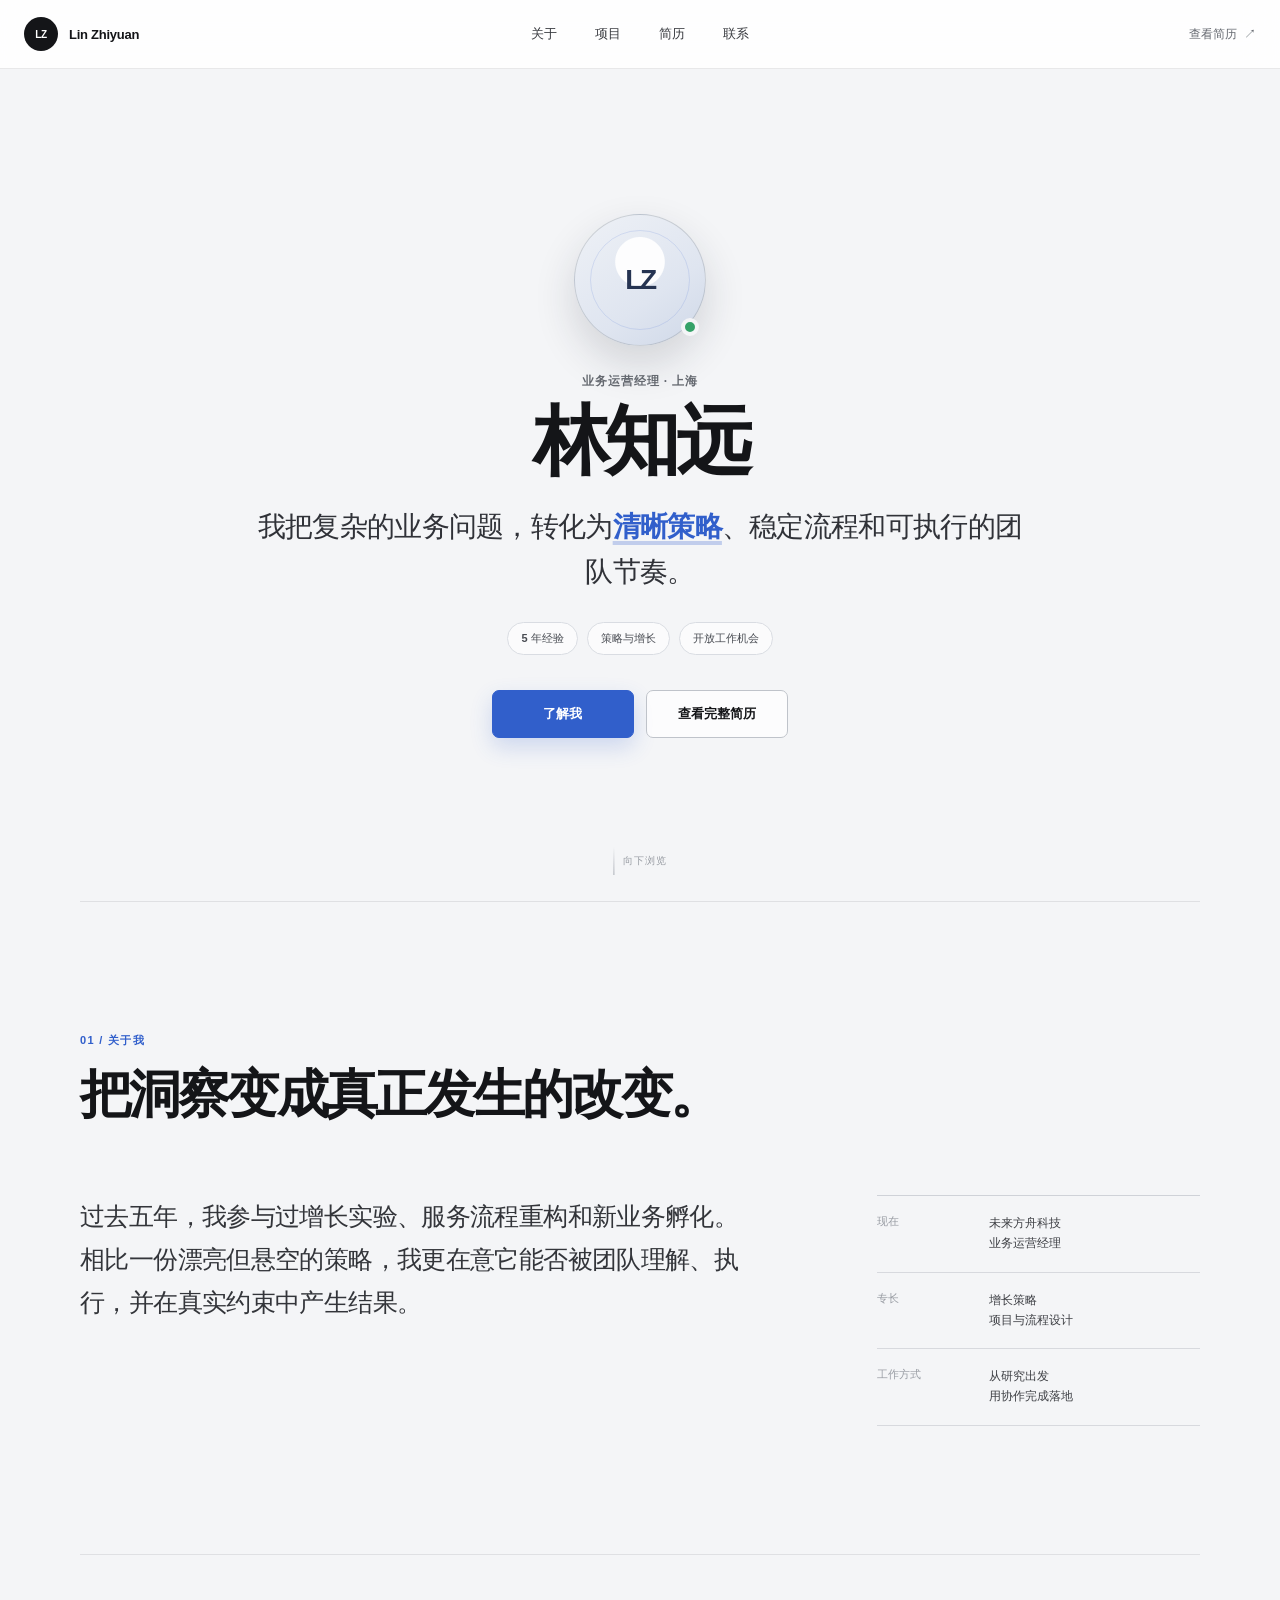
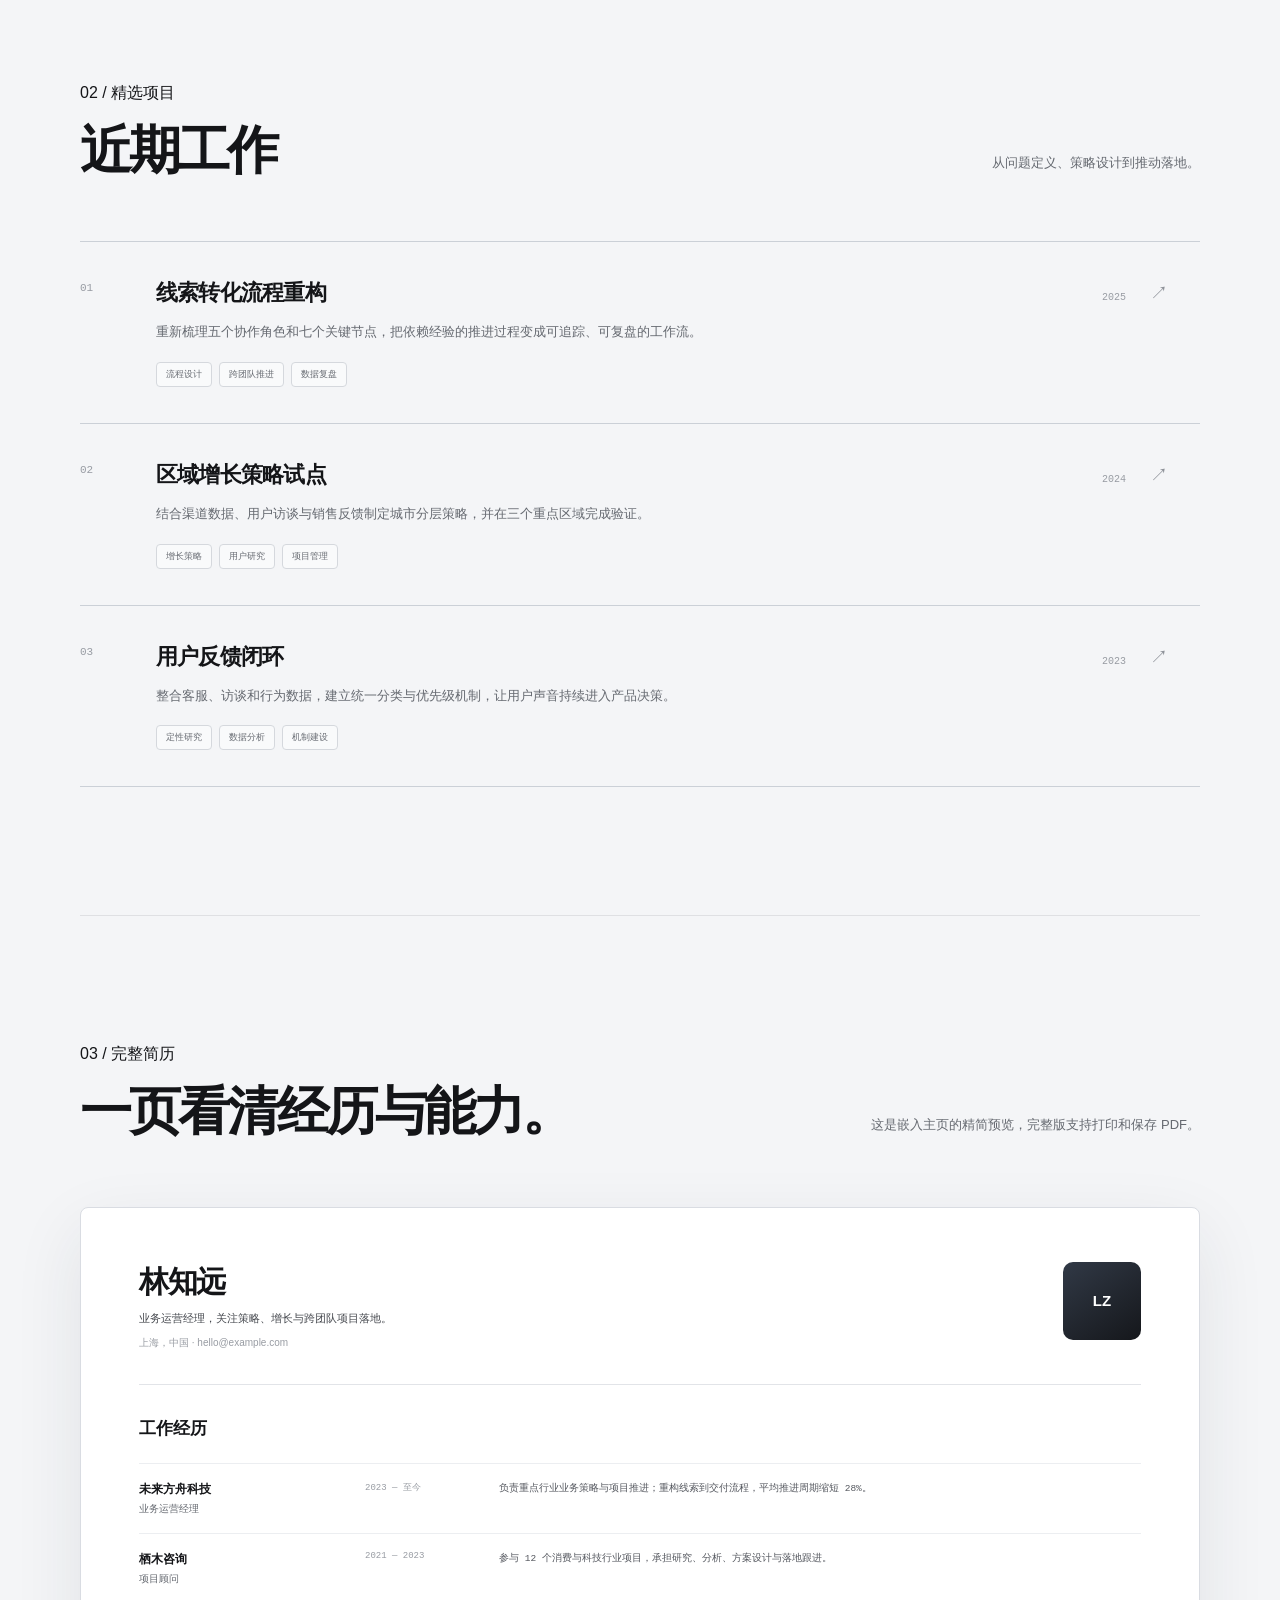
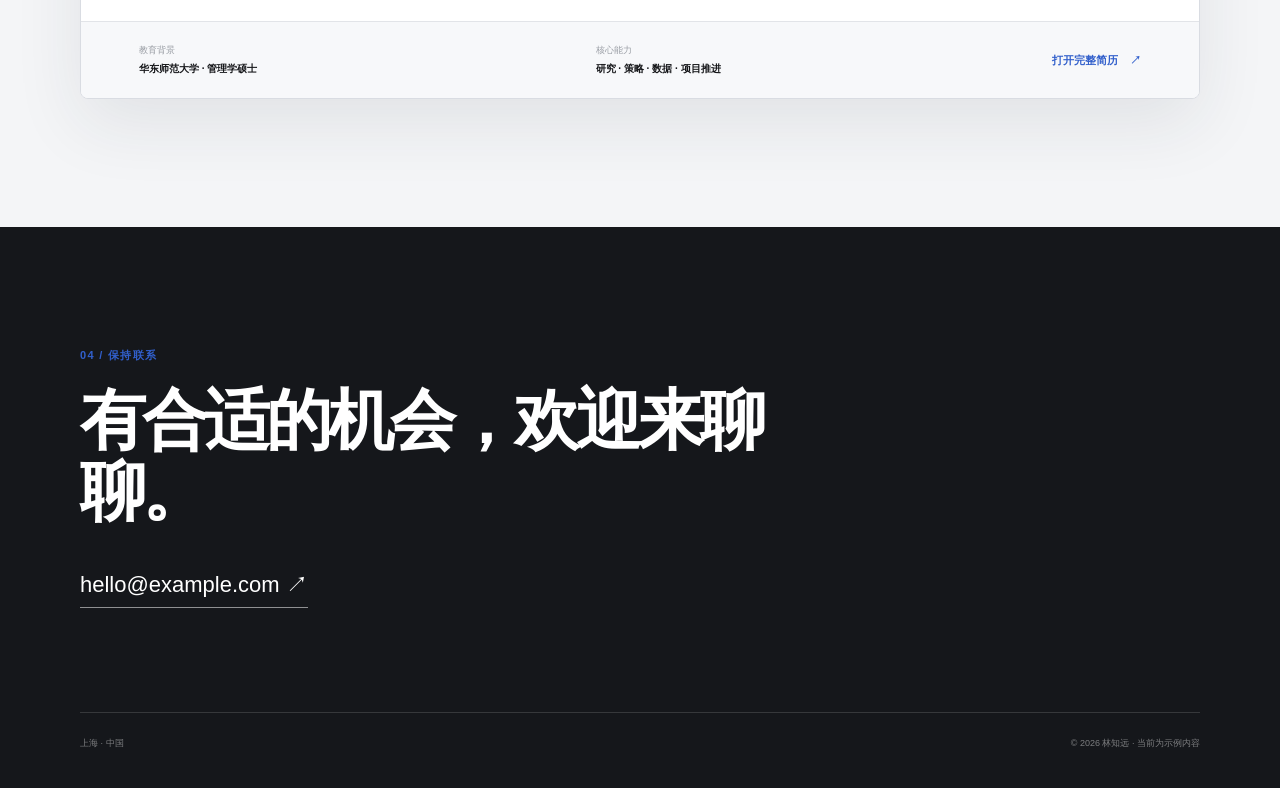
<file: index.html>
<!doctype html>
<html lang="zh-CN">
  <head>
    <meta charset="UTF-8" />
    <meta name="viewport" content="width=device-width, initial-scale=1.0" />
    <meta name="description" content="林知远的个人主页、项目与完整履历。" />
    <meta name="theme-color" content="#f4f5f7" />
    <title>林知远｜个人主页</title>
    <link rel="icon" href="./favicon.svg" type="image/svg+xml" />
    <link rel="stylesheet" href="./style.css?v=hybrid-1" />
  </head>
  <body>
    <main class="home-page" id="top">
      <header class="home-header">
        <div class="home-nav-shell">
          <a class="home-brand" href="#top" aria-label="返回首页"><span class="home-brand-mark">LZ</span><span>Lin Zhiyuan</span></a>
          <nav class="home-nav" aria-label="主要导航"><a href="#about">关于</a><a href="#projects">项目</a><a href="#resume">简历</a><a href="#contact">联系</a></nav>
          <a class="home-header-link" href="./resume.html">查看简历 <span aria-hidden="true">↗</span></a>
        </div>
      </header>

      <section class="home-hero home-shell" aria-labelledby="hero-title">
        <div class="home-avatar-wrap hero-enter"><div class="home-avatar" aria-label="林知远头像占位符"><span>LZ</span></div><span class="home-avatar-status" aria-label="目前开放新的工作机会"></span></div>
        <p class="home-kicker hero-enter">业务运营经理 · 上海</p>
        <h1 class="hero-enter" id="hero-title">林知远</h1>
        <p class="home-hero-lead hero-enter">我把复杂的业务问题，转化为<span>清晰策略</span>、稳定流程和可执行的团队节奏。</p>
        <div class="home-credentials hero-enter" aria-label="个人概况"><span>5 年经验</span><span>策略与增长</span><span>开放工作机会</span></div>
        <div class="home-hero-actions hero-enter"><a class="home-button home-button-primary" href="#about">了解我</a><a class="home-button home-button-secondary" href="./resume.html">查看完整简历</a></div>
        <a class="home-scroll-cue" href="#about" aria-label="继续向下浏览"><span></span>向下浏览</a>
      </section>

      <section class="home-section home-shell" id="about" data-reveal>
        <div class="home-section-heading"><span>01 / 关于我</span><h2>把洞察变成真正发生的改变。</h2></div>
        <div class="home-about-grid">
          <p class="home-about-lead">过去五年，我参与过增长实验、服务流程重构和新业务孵化。相比一份漂亮但悬空的策略，我更在意它能否被团队理解、执行，并在真实约束中产生结果。</p>
          <dl class="home-facts">
            <div><dt>现在</dt><dd>未来方舟科技<br />业务运营经理</dd></div>
            <div><dt>专长</dt><dd>增长策略<br />项目与流程设计</dd></div>
            <div><dt>工作方式</dt><dd>从研究出发<br />用协作完成落地</dd></div>
          </dl>
        </div>
      </section>

      <section class="home-section home-shell" id="projects" data-reveal>
        <div class="home-section-heading home-section-heading-row"><div><span>02 / 精选项目</span><h2>近期工作</h2></div><p>从问题定义、策略设计到推动落地。</p></div>
        <div class="home-project-list">
          <article class="home-project"><span class="home-project-index">01</span><div class="home-project-main"><div class="home-project-title"><h3>线索转化流程重构</h3><time>2025</time></div><p>重新梳理五个协作角色和七个关键节点，把依赖经验的推进过程变成可追踪、可复盘的工作流。</p><div class="home-project-tags"><span>流程设计</span><span>跨团队推进</span><span>数据复盘</span></div></div><span class="home-project-arrow" aria-hidden="true">↗</span></article>
          <article class="home-project"><span class="home-project-index">02</span><div class="home-project-main"><div class="home-project-title"><h3>区域增长策略试点</h3><time>2024</time></div><p>结合渠道数据、用户访谈与销售反馈制定城市分层策略，并在三个重点区域完成验证。</p><div class="home-project-tags"><span>增长策略</span><span>用户研究</span><span>项目管理</span></div></div><span class="home-project-arrow" aria-hidden="true">↗</span></article>
          <article class="home-project"><span class="home-project-index">03</span><div class="home-project-main"><div class="home-project-title"><h3>用户反馈闭环</h3><time>2023</time></div><p>整合客服、访谈和行为数据，建立统一分类与优先级机制，让用户声音持续进入产品决策。</p><div class="home-project-tags"><span>定性研究</span><span>数据分析</span><span>机制建设</span></div></div><span class="home-project-arrow" aria-hidden="true">↗</span></article>
        </div>
      </section>

      <section class="home-section home-shell" id="resume" data-reveal>
        <div class="home-section-heading home-section-heading-row"><div><span>03 / 完整简历</span><h2>一页看清经历与能力。</h2></div><p>这是嵌入主页的精简预览，完整版支持打印和保存 PDF。</p></div>
        <div class="resume-embed" aria-label="完整简历界面预览">
          <div class="resume-embed-header"><div><h3>林知远</h3><p>业务运营经理，关注策略、增长与跨团队项目落地。</p><span>上海，中国 · hello@example.com</span></div><div class="resume-embed-avatar" aria-hidden="true">LZ</div></div>
          <div class="resume-embed-section"><h4>工作经历</h4><article><div><strong>未来方舟科技</strong><span>业务运营经理</span></div><time>2023 — 至今</time><p>负责重点行业业务策略与项目推进；重构线索到交付流程，平均推进周期缩短 28%。</p></article><article><div><strong>栖木咨询</strong><span>项目顾问</span></div><time>2021 — 2023</time><p>参与 12 个消费与科技行业项目，承担研究、分析、方案设计与落地跟进。</p></article></div>
          <div class="resume-embed-footer"><div><span>教育背景</span><strong>华东师范大学 · 管理学硕士</strong></div><div><span>核心能力</span><strong>研究 · 策略 · 数据 · 项目推进</strong></div><a href="./resume.html">打开完整简历 <span aria-hidden="true">↗</span></a></div>
        </div>
      </section>

      <section class="home-contact" id="contact" data-reveal>
        <div class="home-shell"><span>04 / 保持联系</span><h2>有合适的机会，欢迎来聊聊。</h2><a href="mailto:hello@example.com">hello@example.com <span aria-hidden="true">↗</span></a><div class="home-footer-meta"><span>上海 · 中国</span><span>© 2026 林知远 · 当前为示例内容</span></div></div>
      </section>
    </main>
    <script>
      const nodes = document.querySelectorAll("[data-reveal]");
      if ("IntersectionObserver" in window) {
        const observer = new IntersectionObserver((entries) => {
          entries.forEach((entry) => {
            if (entry.isIntersecting) { entry.target.classList.add("is-visible"); observer.unobserve(entry.target); }
          });
        }, { threshold: 0.12, rootMargin: "0px 0px -48px" });
        nodes.forEach((node) => observer.observe(node));
      } else { nodes.forEach((node) => node.classList.add("is-visible")); }
    </script>
  </body>
</html>
</file>
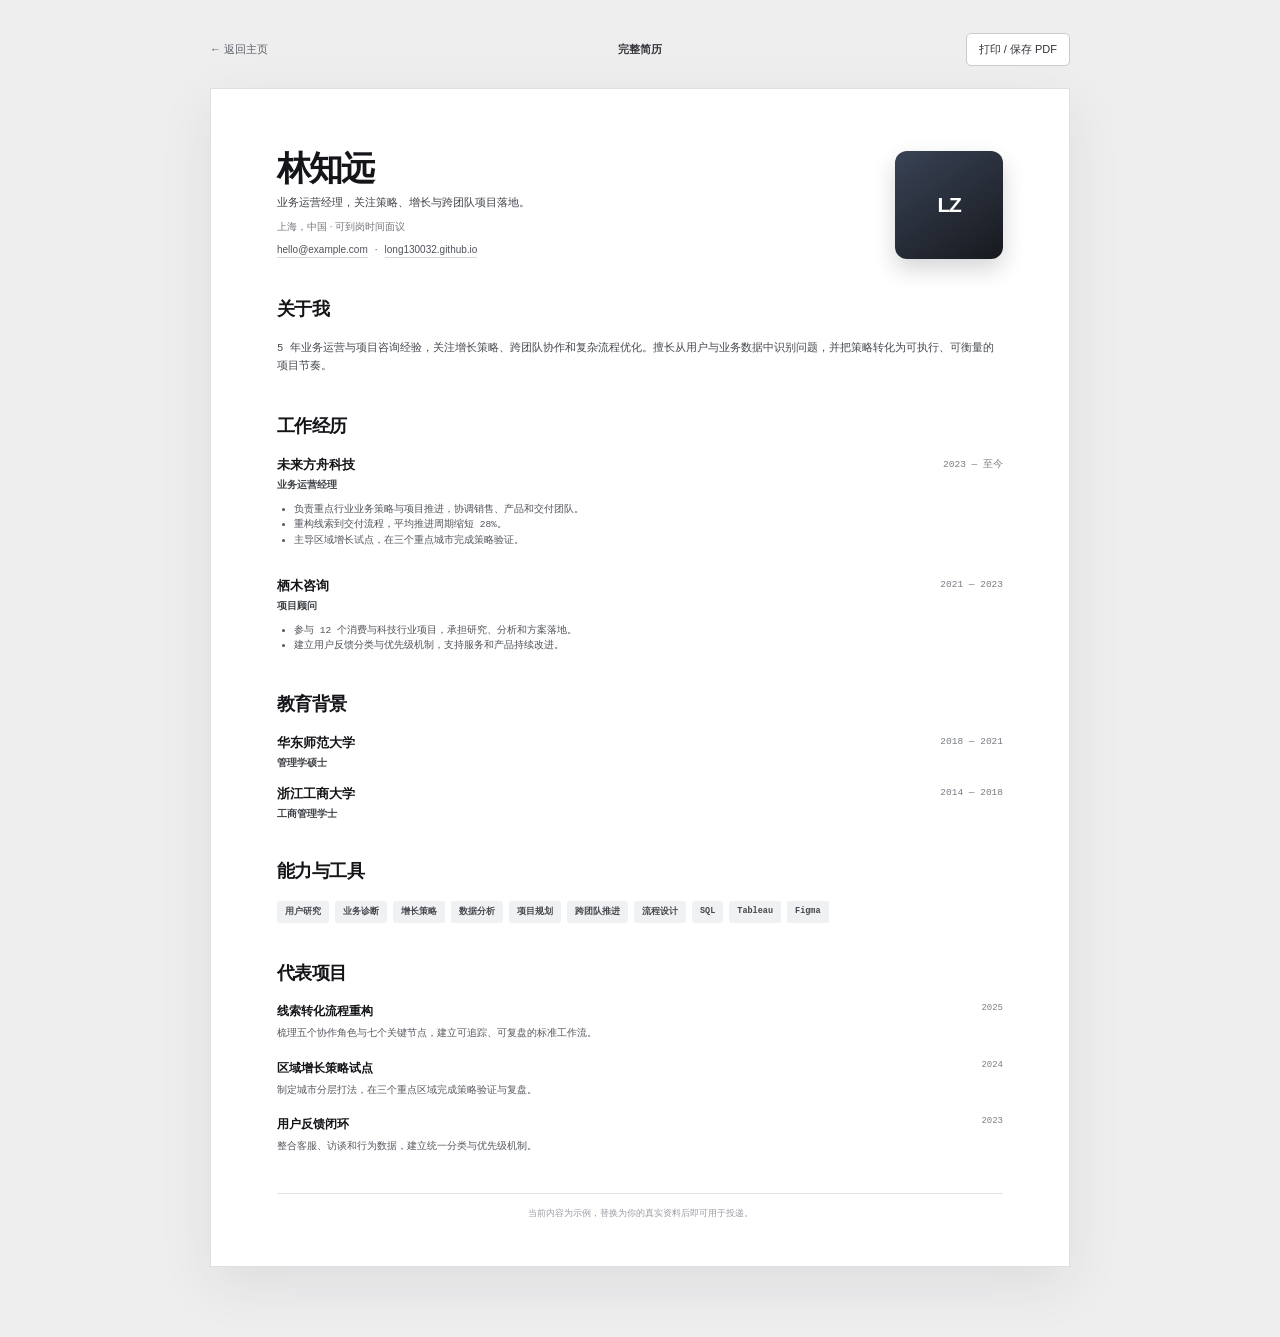
<file: resume.html>
<!doctype html>
<html lang="zh-CN">
  <head>
    <meta charset="UTF-8" />
    <meta name="viewport" content="width=device-width, initial-scale=1.0" />
    <meta name="description" content="林知远的完整个人简历。" />
    <meta name="theme-color" content="#eeeeef" />
    <title>完整简历｜林知远</title>
    <link rel="icon" href="./favicon.svg" type="image/svg+xml" />
    <link rel="stylesheet" href="./style.css?v=hybrid-1" />
  </head>
  <body>
    <main class="cv-page">
      <nav class="cv-toolbar" aria-label="简历操作"><a href="./">← 返回主页</a><span>完整简历</span><button type="button" onclick="window.print()">打印 / 保存 PDF</button></nav>
      <article class="cv-sheet">
        <header class="cv-header"><div><h1>林知远</h1><p class="cv-title">业务运营经理，关注策略、增长与跨团队项目落地。</p><p class="cv-location">上海，中国 · 可到岗时间面议</p><div class="cv-contact"><a href="mailto:hello@example.com">hello@example.com</a><span>·</span><a href="https://long130032.github.io/">long130032.github.io</a></div></div><div class="cv-avatar" aria-label="林知远头像占位符">LZ</div></header>

        <section class="cv-section"><h2>关于我</h2><p class="cv-summary">5 年业务运营与项目咨询经验，关注增长策略、跨团队协作和复杂流程优化。擅长从用户与业务数据中识别问题，并把策略转化为可执行、可衡量的项目节奏。</p></section>

        <section class="cv-section"><h2>工作经历</h2><div class="cv-list">
          <article class="cv-entry"><div class="cv-entry-heading"><div><h3>未来方舟科技</h3><p>业务运营经理</p></div><time>2023 — 至今</time></div><ul><li>负责重点行业业务策略与项目推进，协调销售、产品和交付团队。</li><li>重构线索到交付流程，平均推进周期缩短 28%。</li><li>主导区域增长试点，在三个重点城市完成策略验证。</li></ul></article>
          <article class="cv-entry"><div class="cv-entry-heading"><div><h3>栖木咨询</h3><p>项目顾问</p></div><time>2021 — 2023</time></div><ul><li>参与 12 个消费与科技行业项目，承担研究、分析和方案落地。</li><li>建立用户反馈分类与优先级机制，支持服务和产品持续改进。</li></ul></article>
        </div></section>

        <section class="cv-section"><h2>教育背景</h2><div class="cv-list cv-list-compact"><article class="cv-entry"><div class="cv-entry-heading"><div><h3>华东师范大学</h3><p>管理学硕士</p></div><time>2018 — 2021</time></div></article><article class="cv-entry"><div class="cv-entry-heading"><div><h3>浙江工商大学</h3><p>工商管理学士</p></div><time>2014 — 2018</time></div></article></div></section>

        <section class="cv-section"><h2>能力与工具</h2><div class="cv-skills"><span>用户研究</span><span>业务诊断</span><span>增长策略</span><span>数据分析</span><span>项目规划</span><span>跨团队推进</span><span>流程设计</span><span>SQL</span><span>Tableau</span><span>Figma</span></div></section>

        <section class="cv-section"><h2>代表项目</h2><div class="cv-projects"><article><div><h3>线索转化流程重构</h3><time>2025</time></div><p>梳理五个协作角色与七个关键节点，建立可追踪、可复盘的标准工作流。</p></article><article><div><h3>区域增长策略试点</h3><time>2024</time></div><p>制定城市分层打法，在三个重点区域完成策略验证与复盘。</p></article><article><div><h3>用户反馈闭环</h3><time>2023</time></div><p>整合客服、访谈和行为数据，建立统一分类与优先级机制。</p></article></div></section>

        <footer class="cv-note">当前内容为示例，替换为你的真实资料后即可用于投递。</footer>
      </article>
    </main>
  </body>
</html>
</file>
<file: style.css>
:root {
  --font-geist-sans: Inter, ui-sans-serif, -apple-system, BlinkMacSystemFont, "Segoe UI", "PingFang SC", "Microsoft YaHei", sans-serif;
  --font-geist-mono: "SFMono-Regular", Consolas, "Liberation Mono", monospace;
  --home-bg: #f4f5f7;
  --paper: #ffffff;
  --ink: #141518;
  --muted: #656970;
  --faint: #989ca3;
  --line: #dfe1e5;
  --blue: #315fcb;
  --blue-dark: #244caa;
}

* { box-sizing: border-box; }
html { scroll-behavior: smooth; }
body {
  margin: 0;
  color: var(--ink);
  background: var(--home-bg);
  font-family: var(--font-geist-sans), "PingFang SC", "Microsoft YaHei", sans-serif;
  -webkit-font-smoothing: antialiased;
}
a { color: inherit; text-decoration: none; }
button { font: inherit; }
::selection { color: #fff; background: var(--blue); }

/* Personal homepage */
.home-page { min-height: 100vh; overflow: hidden; background: var(--home-bg); }
.home-shell { width: min(1120px, calc(100% - 64px)); margin-inline: auto; }
.home-header {
  position: sticky;
  z-index: 50;
  top: 0;
  border-bottom: 1px solid rgb(20 21 24 / 9%);
  background: rgb(255 255 255 / 88%);
  backdrop-filter: blur(18px);
}
.home-nav-shell {
  display: grid;
  grid-template-columns: 1fr auto 1fr;
  width: min(1240px, calc(100% - 48px));
  min-height: 68px;
  margin-inline: auto;
  align-items: center;
}
.home-brand { display: inline-flex; width: max-content; align-items: center; gap: 11px; font-size: 13px; font-weight: 680; letter-spacing: -.02em; }
.home-brand-mark { display: grid; width: 34px; height: 34px; place-items: center; border-radius: 50%; color: #fff; background: var(--ink); font-size: 10px; letter-spacing: -.03em; }
.home-nav { display: flex; align-items: center; gap: 38px; color: #383a3f; font-size: 13px; font-weight: 590; }
.home-nav a, .home-header-link { transition: color 160ms ease; }
.home-nav a:hover, .home-header-link:hover { color: var(--blue); }
.home-header-link { justify-self: end; color: var(--muted); font-size: 12px; font-weight: 570; }
.home-header-link span { margin-left: 4px; }

.home-hero {
  position: relative;
  display: flex;
  min-height: calc(100svh - 68px);
  align-items: center;
  flex-direction: column;
  justify-content: center;
  padding: 94px 24px 112px;
  text-align: center;
}
.home-avatar-wrap { --delay: 0ms; position: relative; margin-bottom: 27px; }
.home-avatar {
  display: grid;
  width: 132px;
  height: 132px;
  place-items: center;
  overflow: hidden;
  border: 1px solid rgb(20 21 24 / 14%);
  border-radius: 50%;
  background:
    radial-gradient(circle at 50% 36%, rgb(255 255 255 / 92%) 0 23%, transparent 24%),
    linear-gradient(145deg, #eef1f6, #dfe5f0 62%, #cfd8e8);
  box-shadow: 0 18px 42px rgb(28 37 55 / 16%);
}
.home-avatar::after { position: absolute; inset: 16px; border: 1px solid rgb(49 95 203 / 14%); border-radius: 50%; content: ""; }
.home-avatar span { position: relative; z-index: 1; color: #263452; font-size: 28px; font-weight: 720; letter-spacing: -.08em; }
.home-avatar-status { position: absolute; right: 7px; bottom: 10px; width: 18px; height: 18px; border: 4px solid var(--home-bg); border-radius: 50%; background: #35a268; }
.home-kicker { --delay: 60ms; margin: 0 0 13px; color: var(--muted); font-size: 12px; font-weight: 610; letter-spacing: .08em; }
.home-hero h1 { --delay: 110ms; margin: 0; font-size: clamp(52px, 6.4vw, 76px); font-weight: 740; letter-spacing: -.065em; line-height: 1; }
.home-hero-lead { --delay: 170ms; max-width: 790px; margin: 26px 0 0; color: #303238; font-size: clamp(20px, 2.35vw, 28px); font-weight: 420; letter-spacing: -.025em; line-height: 1.6; }
.home-hero-lead span { color: var(--blue); font-weight: 620; text-decoration: underline; text-decoration-color: rgb(49 95 203 / 26%); text-decoration-thickness: 4px; text-underline-offset: 5px; }
.home-credentials { --delay: 230ms; display: flex; flex-wrap: wrap; justify-content: center; gap: 9px; margin-top: 28px; }
.home-credentials span { padding: 8px 13px; border: 1px solid #d9dce2; border-radius: 999px; color: #484b52; background: rgb(255 255 255 / 62%); font-size: 11px; font-weight: 590; }
.home-hero-actions { --delay: 290ms; display: flex; gap: 12px; margin-top: 35px; }
.home-button { display: inline-flex; min-width: 142px; min-height: 48px; align-items: center; justify-content: center; padding: 0 22px; border: 1px solid #bfc3ca; border-radius: 7px; font-size: 13px; font-weight: 650; transition: transform 170ms ease, background 170ms ease, border-color 170ms ease, color 170ms ease; }
.home-button:hover { transform: translateY(-2px); }
.home-button-primary { border-color: var(--blue); color: #fff; background: var(--blue); box-shadow: 0 9px 22px rgb(49 95 203 / 20%); }
.home-button-primary:hover { border-color: var(--blue-dark); background: var(--blue-dark); }
.home-button-secondary { background: rgb(255 255 255 / 68%); }
.home-button-secondary:hover { border-color: #858a93; background: #fff; }
.home-scroll-cue { position: absolute; bottom: 26px; left: 50%; display: inline-flex; align-items: center; gap: 9px; color: var(--faint); font-size: 10px; letter-spacing: .08em; transform: translateX(-50%); }
.home-scroll-cue span { width: 1px; height: 28px; background: linear-gradient(to bottom, transparent, #a9adb5); }

.home-section { padding-block: 128px; border-top: 1px solid rgb(20 21 24 / 9%); scroll-margin-top: 68px; }
.home-section-heading > span, .home-contact .home-shell > span { color: var(--blue); font-size: 11px; font-weight: 680; letter-spacing: .12em; }
.home-section-heading h2 { max-width: 780px; margin: 18px 0 0; font-size: clamp(34px, 4.2vw, 52px); font-weight: 710; letter-spacing: -.055em; line-height: 1.1; }
.home-section-heading-row { display: flex; align-items: flex-end; justify-content: space-between; gap: 48px; }
.home-section-heading-row > p { max-width: 330px; margin: 0 0 5px; color: var(--muted); font-size: 13px; line-height: 1.7; }
.home-about-grid { display: grid; grid-template-columns: minmax(0, 1.45fr) minmax(280px, .7fr); gap: clamp(72px, 10vw, 150px); margin-top: 72px; }
.home-about-lead { margin: 0; color: #33353a; font-size: clamp(19px, 2.1vw, 25px); letter-spacing: -.025em; line-height: 1.72; }
.home-facts { margin: 0; border-top: 1px solid #cfd2d8; }
.home-facts > div { display: grid; grid-template-columns: 92px 1fr; gap: 20px; padding: 18px 0; border-bottom: 1px solid #d7d9de; }
.home-facts dt { color: var(--faint); font-size: 11px; }
.home-facts dd { margin: 0; color: #3d3f44; font-size: 12px; font-weight: 590; line-height: 1.65; }

.home-project-list { margin-top: 62px; border-top: 1px solid #cbd0d7; }
.home-project { display: grid; grid-template-columns: 52px minmax(0, 1fr) 32px; gap: 24px; align-items: start; padding: 36px 18px 36px 0; border-bottom: 1px solid #cbd0d7; transition: padding 190ms ease, background 190ms ease; }
.home-project:hover { padding-left: 18px; background: rgb(255 255 255 / 48%); }
.home-project-index { padding-top: 4px; color: var(--faint); font-family: var(--font-geist-mono), monospace; font-size: 11px; }
.home-project-title { display: flex; justify-content: space-between; gap: 24px; align-items: baseline; }
.home-project-title h3 { margin: 0; font-size: 22px; font-weight: 690; letter-spacing: -.035em; }
.home-project-title time { color: var(--faint); font-family: var(--font-geist-mono), monospace; font-size: 10px; }
.home-project-main > p { max-width: 720px; margin: 13px 0 0; color: var(--muted); font-size: 13px; line-height: 1.75; }
.home-project-tags { display: flex; flex-wrap: wrap; gap: 7px; margin-top: 18px; }
.home-project-tags span { padding: 5px 9px; border: 1px solid #d5d8dd; border-radius: 4px; color: #686c73; background: rgb(255 255 255 / 45%); font-size: 9px; }
.home-project-arrow { padding-top: 3px; color: #8e9299; font-size: 18px; transition: color 160ms ease, transform 160ms ease; }
.home-project:hover .home-project-arrow { color: var(--blue); transform: translate(3px, -3px); }

.resume-embed { margin-top: 66px; padding: 54px 58px 0; overflow: hidden; border: 1px solid #d9dce2; border-radius: 8px; background: #fff; box-shadow: 0 24px 70px rgb(35 42 55 / 9%); }
.resume-embed-header { display: grid; grid-template-columns: 1fr 78px; gap: 40px; padding-bottom: 34px; border-bottom: 1px solid #e2e4e8; }
.resume-embed-header h3 { margin: 0; font-size: 30px; font-weight: 740; letter-spacing: -.05em; }
.resume-embed-header p { max-width: 570px; margin: 8px 0 0; color: #45484e; font-family: var(--font-geist-mono), "PingFang SC", monospace; font-size: 11px; line-height: 1.6; }
.resume-embed-header > div > span { display: block; margin-top: 8px; color: var(--faint); font-size: 10px; }
.resume-embed-avatar { display: grid; width: 78px; height: 78px; place-items: center; border-radius: 10px; color: #fff; background: linear-gradient(145deg, #313946, #15171b); font-size: 15px; font-weight: 700; }
.resume-embed-section { padding: 32px 0 18px; }
.resume-embed-section h4 { margin: 0 0 23px; font-size: 17px; font-weight: 720; }
.resume-embed-section article { display: grid; grid-template-columns: 200px 108px 1fr; gap: 26px; padding: 17px 0; border-top: 1px solid #eceef1; }
.resume-embed-section article > div { display: grid; gap: 4px; }
.resume-embed-section strong { font-size: 12px; }
.resume-embed-section article span { color: var(--muted); font-size: 10px; }
.resume-embed-section time { color: var(--faint); font-family: var(--font-geist-mono), monospace; font-size: 9px; }
.resume-embed-section article p { margin: 0; color: #55585f; font-family: var(--font-geist-mono), "PingFang SC", monospace; font-size: 9.5px; line-height: 1.7; }
.resume-embed-footer { display: grid; grid-template-columns: 1fr 1fr auto; gap: 28px; align-items: center; margin-inline: -58px; padding: 22px 58px; border-top: 1px solid #e2e4e8; background: #f7f8fa; }
.resume-embed-footer > div { display: grid; gap: 5px; }
.resume-embed-footer > div span { color: var(--faint); font-size: 9px; }
.resume-embed-footer > div strong { font-size: 10px; font-weight: 620; }
.resume-embed-footer > a { display: inline-flex; align-items: center; gap: 12px; color: var(--blue); font-size: 11px; font-weight: 680; }

.home-contact { padding: 118px 0 38px; color: #fff; background: #15171b; scroll-margin-top: 68px; }
.home-contact h2 { max-width: 760px; margin: 22px 0 0; font-size: clamp(38px, 5.2vw, 66px); font-weight: 680; letter-spacing: -.06em; line-height: 1.08; }
.home-contact .home-shell > a { display: inline-block; margin-top: 42px; padding-bottom: 7px; border-bottom: 1px solid rgb(255 255 255 / 52%); font-size: clamp(17px, 2vw, 22px); transition: color 160ms ease, border-color 160ms ease; }
.home-contact .home-shell > a:hover { color: #91adf1; border-color: #91adf1; }
.home-footer-meta { display: flex; justify-content: space-between; margin-top: 104px; padding-top: 24px; border-top: 1px solid rgb(255 255 255 / 14%); color: rgb(255 255 255 / 44%); font-size: 9px; }

.hero-enter { opacity: 0; animation: home-enter 720ms cubic-bezier(.22, 1, .36, 1) var(--delay) forwards; }
.home-page [data-reveal] { opacity: 0; transform: translateY(24px); transition: opacity 700ms cubic-bezier(.22, 1, .36, 1), transform 700ms cubic-bezier(.22, 1, .36, 1); }
.home-page [data-reveal].is-visible { opacity: 1; transform: none; }
@keyframes home-enter { from { opacity: 0; transform: translateY(15px); } to { opacity: 1; transform: none; } }

/* Print-friendly resume interface */
.cv-page { min-height: 100vh; padding: 28px 20px 70px; background: #eeeeef; }
.cv-toolbar { display: grid; grid-template-columns: 1fr auto 1fr; width: min(860px, 100%); min-height: 42px; margin: 0 auto 18px; align-items: center; color: #5d6067; font-size: 11px; }
.cv-toolbar > span { color: #34363b; font-weight: 660; }
.cv-toolbar a { width: max-content; }
.cv-toolbar button { justify-self: end; padding: 8px 12px; border: 1px solid #c9cbd0; border-radius: 5px; color: #303238; background: #fff; cursor: pointer; transition: border-color 160ms ease, color 160ms ease; }
.cv-toolbar a:hover, .cv-toolbar button:hover { color: var(--blue); border-color: #8099d8; }
.cv-sheet { width: min(860px, 100%); margin-inline: auto; padding: 62px 66px 46px; border: 1px solid #dedfe2; background: #fff; box-shadow: 0 18px 52px rgb(34 36 42 / 8%); }
.cv-header { display: grid; grid-template-columns: 1fr 108px; gap: 52px; align-items: start; }
.cv-header h1 { margin: 0; font-size: 34px; font-weight: 760; letter-spacing: -.055em; line-height: 1; }
.cv-title { max-width: 540px; margin: 10px 0 0; color: #3e4147; font-family: var(--font-geist-mono), "PingFang SC", monospace; font-size: 11px; line-height: 1.6; }
.cv-location { margin: 7px 0 0; color: #73767d; font-size: 10px; }
.cv-contact { display: flex; flex-wrap: wrap; gap: 7px; margin-top: 10px; color: #4e525a; font-size: 10px; }
.cv-contact a { padding-bottom: 2px; border-bottom: 1px solid #d6d8dc; }
.cv-avatar { display: grid; width: 108px; height: 108px; place-items: center; border-radius: 12px; color: #fff; background: linear-gradient(145deg, #394355, #17191e); box-shadow: 0 10px 22px rgb(26 30 38 / 18%); font-size: 21px; font-weight: 720; letter-spacing: -.06em; }
.cv-section { margin-top: 38px; }
.cv-section h2 { margin: 0 0 18px; font-size: 18px; font-weight: 750; letter-spacing: -.03em; }
.cv-summary { margin: 0; color: #45484f; font-family: var(--font-geist-mono), "PingFang SC", monospace; font-size: 10.5px; line-height: 1.75; }
.cv-list { display: grid; gap: 28px; }
.cv-list-compact { gap: 15px; }
.cv-entry-heading { display: flex; justify-content: space-between; gap: 28px; align-items: flex-start; }
.cv-entry-heading h3 { margin: 0; font-size: 13px; font-weight: 730; }
.cv-entry-heading p { margin: 4px 0 0; color: #3f4248; font-family: var(--font-geist-mono), "PingFang SC", monospace; font-size: 10px; font-weight: 620; }
.cv-entry-heading time { flex: 0 0 auto; padding-top: 2px; color: #777b82; font-family: var(--font-geist-mono), monospace; font-size: 9.5px; }
.cv-entry ul { margin: 10px 0 0; padding-left: 17px; color: #51545a; font-family: var(--font-geist-mono), "PingFang SC", monospace; font-size: 9.5px; line-height: 1.65; }
.cv-skills { display: flex; flex-wrap: wrap; gap: 6px; }
.cv-skills span { padding: 5px 8px; border-radius: 3px; color: #44474d; background: #f0f1f2; font-family: var(--font-geist-mono), "PingFang SC", monospace; font-size: 8.5px; font-weight: 620; }
.cv-projects { display: grid; gap: 18px; }
.cv-projects article > div { display: flex; justify-content: space-between; gap: 24px; }
.cv-projects h3 { margin: 0; font-size: 12px; font-weight: 720; }
.cv-projects time { color: #7c7f85; font-family: var(--font-geist-mono), monospace; font-size: 9px; }
.cv-projects p { margin: 6px 0 0; color: #55585f; font-family: var(--font-geist-mono), "PingFang SC", monospace; font-size: 9.5px; line-height: 1.65; }
.cv-note { margin-top: 38px; padding-top: 14px; border-top: 1px solid #e3e4e7; color: #9a9da3; font-size: 8.5px; text-align: center; }

@media (max-width: 760px) {
  .home-shell { width: min(100% - 38px, 1120px); }
  .home-nav-shell { width: min(100% - 28px, 1240px); grid-template-columns: 1fr auto; }
  .home-nav { display: none; }
  .home-brand > span:last-child { display: none; }
  .home-header-link { font-size: 11px; }
  .home-hero { min-height: calc(100svh - 68px); padding-inline: 0; }
  .home-avatar { width: 106px; height: 106px; }
  .home-avatar-status { right: 4px; bottom: 7px; }
  .home-hero h1 { font-size: clamp(48px, 15vw, 66px); }
  .home-hero-lead { font-size: 19px; }
  .home-hero-actions { width: min(100%, 330px); flex-direction: column; }
  .home-button { width: 100%; }
  .home-scroll-cue { display: none; }
  .home-section { padding-block: 88px; }
  .home-section-heading-row { display: block; }
  .home-section-heading-row > p { margin-top: 18px; }
  .home-about-grid { grid-template-columns: 1fr; gap: 50px; margin-top: 48px; }
  .home-project-list { margin-top: 44px; }
  .home-project { grid-template-columns: 32px minmax(0, 1fr); gap: 13px; padding-right: 0; }
  .home-project:hover { padding-left: 0; background: transparent; }
  .home-project-arrow { display: none; }
  .home-project-title { align-items: flex-start; }
  .home-project-title h3 { font-size: 19px; }
  .resume-embed { margin-top: 46px; padding: 30px 24px 0; }
  .resume-embed-header { grid-template-columns: 1fr 58px; gap: 18px; }
  .resume-embed-header h3 { font-size: 26px; }
  .resume-embed-avatar { width: 58px; height: 58px; }
  .resume-embed-section article { grid-template-columns: 1fr auto; gap: 12px; }
  .resume-embed-section article p { grid-column: 1 / -1; }
  .resume-embed-footer { grid-template-columns: 1fr; gap: 16px; margin-inline: -24px; padding: 22px 24px; }
  .resume-embed-footer > div { display: none; }
  .home-contact { padding-top: 88px; }
  .home-footer-meta { flex-direction: column; gap: 8px; margin-top: 80px; }
  .cv-page { padding: 0; background: #fff; }
  .cv-toolbar { position: sticky; z-index: 20; top: 0; width: 100%; min-height: 56px; margin: 0; padding: 0 16px; border-bottom: 1px solid #e0e1e4; background: rgb(255 255 255 / 92%); backdrop-filter: blur(14px); }
  .cv-toolbar > span { display: none; }
  .cv-toolbar { grid-template-columns: 1fr auto; }
  .cv-sheet { width: 100%; padding: 40px 22px; border: 0; box-shadow: none; }
  .cv-header { grid-template-columns: 1fr 70px; gap: 22px; }
  .cv-avatar { width: 70px; height: 70px; border-radius: 9px; font-size: 15px; }
  .cv-header h1 { font-size: 30px; }
  .cv-title { font-size: 10px; }
  .cv-entry-heading { gap: 16px; }
  .cv-entry-heading time { font-size: 8.5px; }
}

@media print {
  @page { size: A4; margin: 12mm 14mm; }
  html, body { background: #fff !important; }
  .cv-page { min-height: auto; padding: 0; background: #fff; }
  .cv-toolbar { display: none; }
  .cv-sheet { width: 100%; max-width: none; margin: 0; padding: 0; border: 0; box-shadow: none; }
  .cv-header { grid-template-columns: 1fr 88px; }
  .cv-avatar { width: 88px; height: 88px; box-shadow: none; print-color-adjust: exact; }
  .cv-section { margin-top: 26px; }
  .cv-section h2 { margin-bottom: 12px; font-size: 16px; }
  .cv-list { gap: 18px; }
  .cv-entry, .cv-projects article { break-inside: avoid; }
  .cv-note { margin-top: 26px; }
}

@media (prefers-reduced-motion: reduce) {
  html { scroll-behavior: auto; }
  *, *::before, *::after { animation-duration: .01ms !important; animation-iteration-count: 1 !important; transition-duration: .01ms !important; }
  .hero-enter, .home-page [data-reveal] { opacity: 1; transform: none; }
}
</file>
